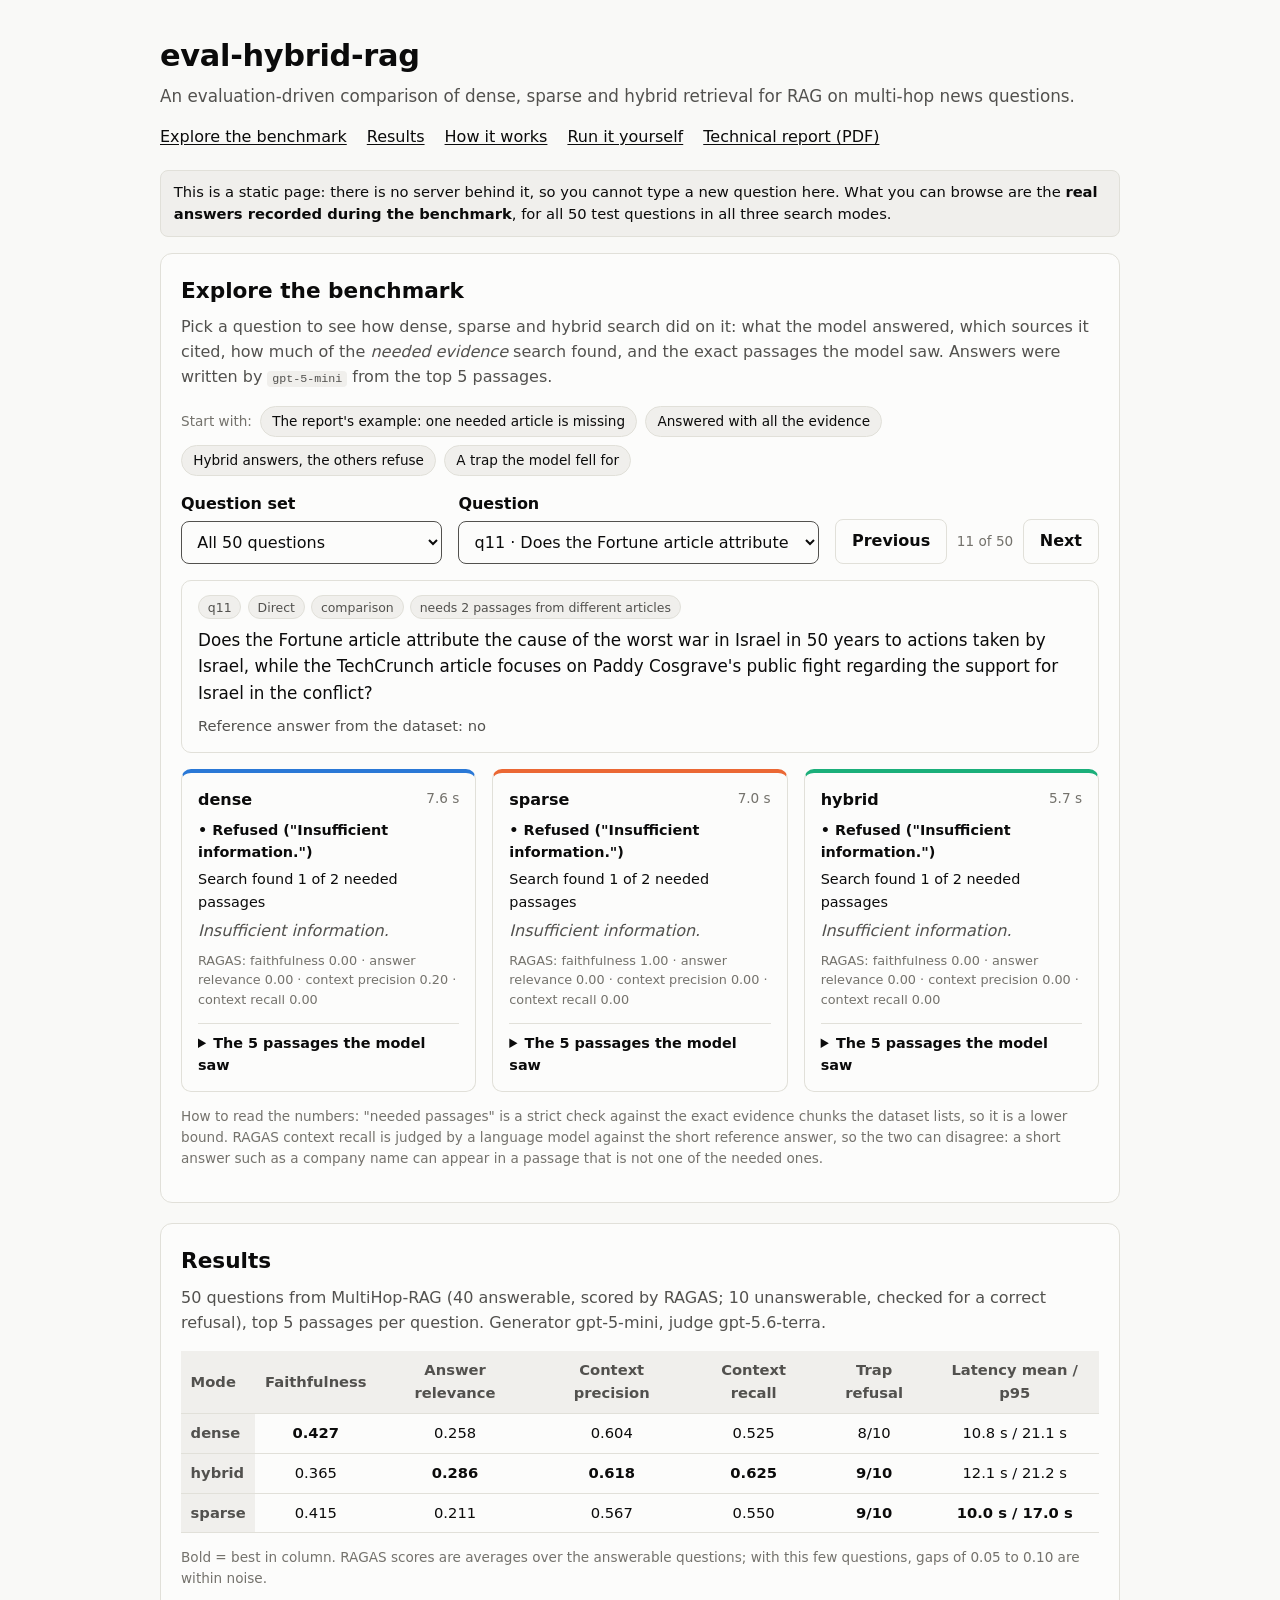
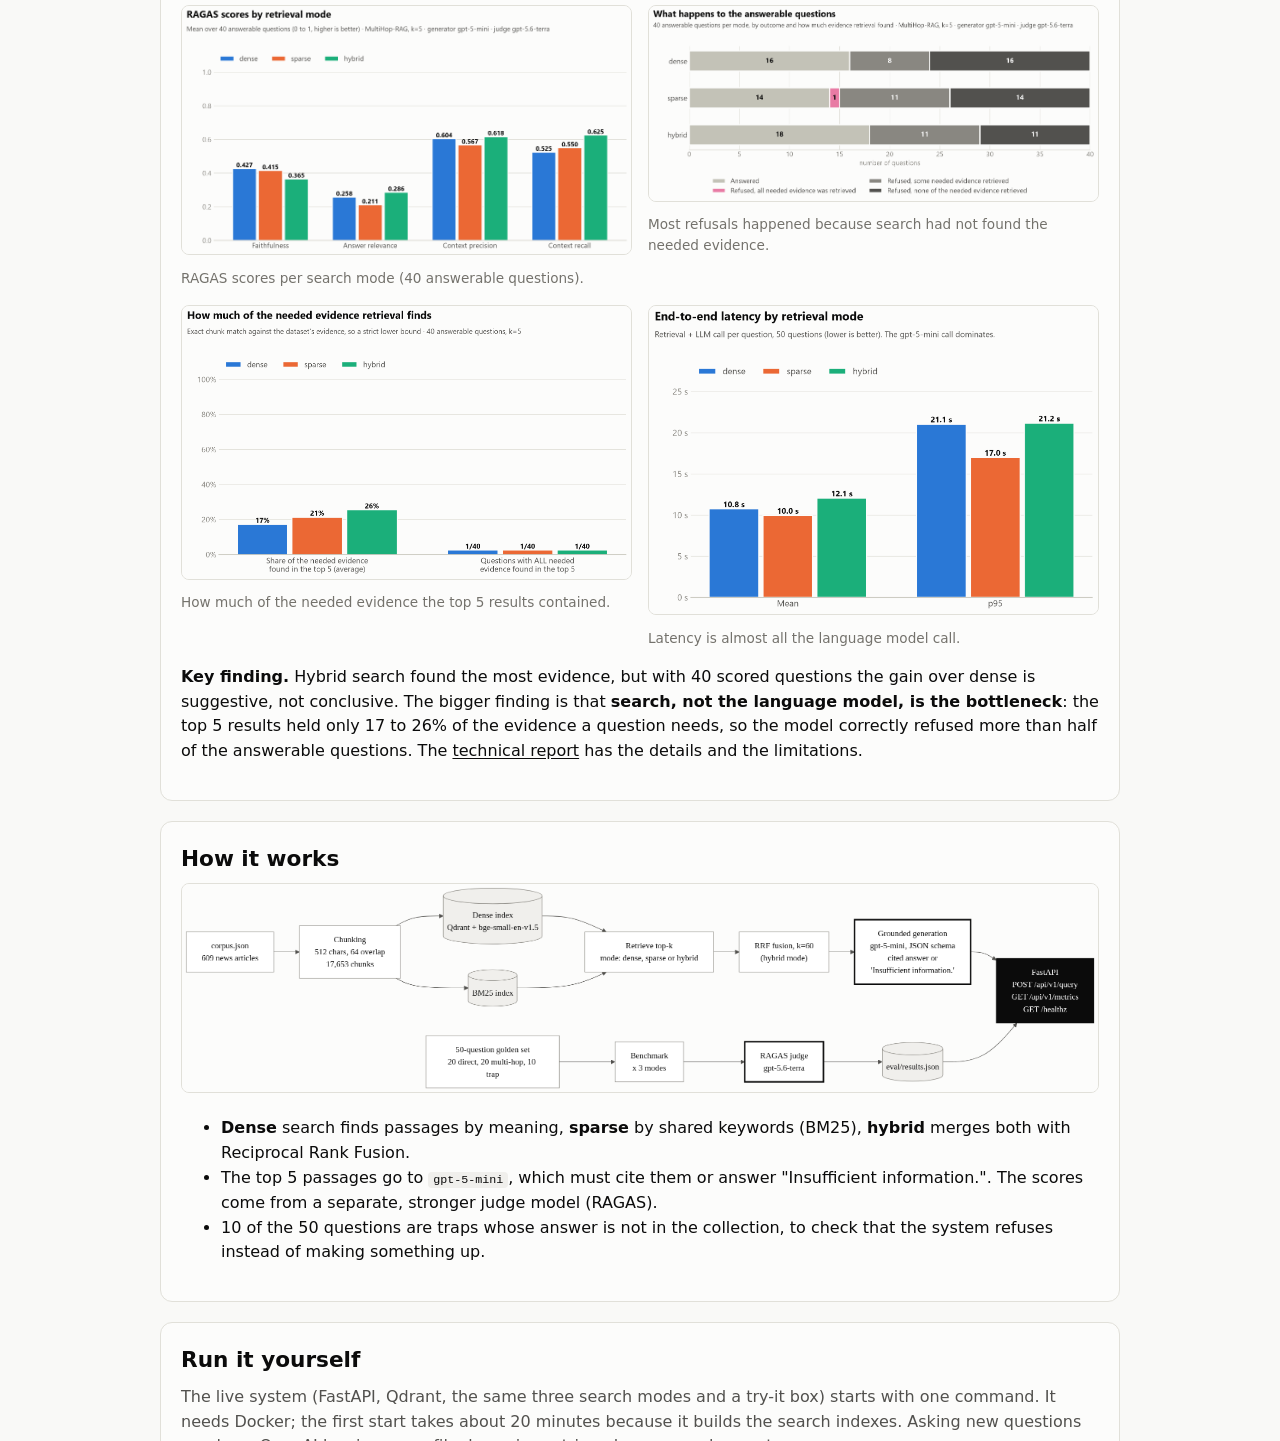
<file: site/index.html>
<!doctype html>
<html lang="en">
<head>
  <meta charset="utf-8">
  <meta name="viewport" content="width=device-width, initial-scale=1">
  <meta http-equiv="Content-Security-Policy" content="default-src 'self'; img-src 'self' data:; style-src 'self'; script-src 'self' https://static.cloudflareinsights.com; connect-src 'self'; base-uri 'none'; form-action 'none'">
  <title>eval-hybrid-rag</title>
  <meta name="description" content="Dense, sparse and hybrid retrieval for RAG, compared on multi-hop news questions. Browse the real recorded answers, the results and the technical report.">
  <link rel="icon" href="data:,">
  <link rel="stylesheet" href="site.css">
</head>
<body>
  <header class="page">
    <h1>eval-hybrid-rag</h1>
    <p class="tagline">An evaluation-driven comparison of dense, sparse and hybrid retrieval for RAG on multi-hop news questions.</p>
    <nav aria-label="Sections">
      <a href="#explore">Explore the benchmark</a>
      <a href="#results">Results</a>
      <a href="#how">How it works</a>
      <a href="#run">Run it yourself</a>
      <a href="report.pdf">Technical report (PDF)</a>
    </nav>
    <p class="notice">This is a static page: there is no server behind it, so you cannot type a new question here. What you can browse are the <strong>real answers recorded during the benchmark</strong>, for all 50 test questions in all three search modes.</p>
  </header>

  <main>
    <section id="explore" aria-labelledby="explore-h">
      <h2 id="explore-h">Explore the benchmark</h2>
      <p class="lead">Pick a question to see how dense, sparse and hybrid search did on it: what the model answered, which sources it cited, how much of the <em>needed evidence</em> search found, and the exact passages the model saw. Answers were written by <code id="generator">gpt-5-mini</code> from the top 5 passages.</p>

      <div class="examples" aria-label="Featured questions">
        <span class="muted small">Start with:</span>
        <button type="button" class="chip" data-featured="q11">The report's example: one needed article is missing</button>
        <button type="button" class="chip" data-featured="q01">Answered with all the evidence</button>
        <button type="button" class="chip" data-featured="q36">Hybrid answers, the others refuse</button>
        <button type="button" class="chip" data-featured="q47">A trap the model fell for</button>
      </div>

      <div class="controls">
        <div>
          <label for="set-filter">Question set</label>
          <select id="set-filter">
            <option value="all">All 50 questions</option>
            <option value="direct">Direct (20)</option>
            <option value="multihop">Multi-hop (20)</option>
            <option value="trap">Trap: no answer exists (10)</option>
          </select>
        </div>
        <div class="grow">
          <label for="question-select">Question</label>
          <select id="question-select"></select>
        </div>
        <div class="stepper">
          <button type="button" id="prev" class="ghost" aria-label="Previous question">Previous</button>
          <span id="position" class="muted small" aria-live="polite"></span>
          <button type="button" id="next" class="ghost" aria-label="Next question">Next</button>
        </div>
      </div>

      <div id="detail" aria-live="polite"><p class="muted">Loading the recorded answers...</p></div>
      <p class="small muted">How to read the numbers: "needed passages" is a strict check against the exact evidence chunks the dataset lists, so it is a lower bound. RAGAS context recall is judged by a language model against the short reference answer, so the two can disagree: a short answer such as a company name can appear in a passage that is not one of the needed ones.</p>
    </section>

    <section id="results" aria-labelledby="results-h">
      <h2 id="results-h">Results</h2>
      <p class="lead" id="results-lead">Loading the benchmark results...</p>
      <div class="table-wrap"><table id="results-table" aria-label="Benchmark results by search mode"></table></div>
      <p class="small muted" id="results-note"></p>
      <div class="figures">
        <figure>
          <img src="img/02_ragas_metrics.png" alt="Grouped bar chart of the four RAGAS scores for dense, sparse and hybrid search" loading="lazy">
          <figcaption>RAGAS scores per search mode (40 answerable questions).</figcaption>
        </figure>
        <figure>
          <img src="img/06_answerable_outcomes.png" alt="Stacked bars showing, for each mode, how many answerable questions were answered or refused, and how much of the needed evidence search found" loading="lazy">
          <figcaption>Most refusals happened because search had not found the needed evidence.</figcaption>
        </figure>
        <figure>
          <img src="img/05_evidence_retrieved.png" alt="Bar chart of the share of needed evidence found in the top 5 results for each mode" loading="lazy">
          <figcaption>How much of the needed evidence the top 5 results contained.</figcaption>
        </figure>
        <figure>
          <img src="img/04_latency.png" alt="Bar chart of mean and 95th percentile latency for each mode" loading="lazy">
          <figcaption>Latency is almost all the language model call.</figcaption>
        </figure>
      </div>
      <p><strong>Key finding.</strong> Hybrid search found the most evidence, but with 40 scored questions the gain over dense is suggestive, not conclusive. The bigger finding is that <strong>search, not the language model, is the bottleneck</strong>: the top 5 results held only 17 to 26% of the evidence a question needs, so the model correctly refused more than half of the answerable questions. The <a href="report.pdf">technical report</a> has the details and the limitations.</p>
    </section>

    <section id="how" aria-labelledby="how-h">
      <h2 id="how-h">How it works</h2>
      <figure>
        <img src="img/architecture.png" alt="Architecture diagram: articles are chunked into a dense Qdrant index and a BM25 index, retrieved and fused with RRF, then answered with citations by gpt-5-mini; a separate evaluation flow scores the results" loading="lazy">
      </figure>
      <ul>
        <li><strong>Dense</strong> search finds passages by meaning, <strong>sparse</strong> by shared keywords (BM25), <strong>hybrid</strong> merges both with Reciprocal Rank Fusion.</li>
        <li>The top 5 passages go to <code>gpt-5-mini</code>, which must cite them or answer "Insufficient information.". The scores come from a separate, stronger judge model (RAGAS).</li>
        <li>10 of the 50 questions are traps whose answer is not in the collection, to check that the system refuses instead of making something up.</li>
      </ul>
    </section>

    <section id="run" aria-labelledby="run-h">
      <h2 id="run-h">Run it yourself</h2>
      <p class="lead">The live system (FastAPI, Qdrant, the same three search modes and a try-it box) starts with one command. It needs Docker; the first start takes about 20 minutes because it builds the search indexes. Asking new questions needs an OpenAI key in a <code>.env</code> file; browsing retrieved passages does not.</p>
      <pre><code>docker compose up --build
# then open http://localhost:8000</code></pre>
      <p id="repo-link" class="small"></p>
    </section>
  </main>

  <footer class="page small muted">
    Data: <a href="https://github.com/yixuantt/MultiHop-RAG">MultiHop-RAG</a> (Tang and Yang, COLM 2024, ODC-BY). The answers on this page were recorded once, in a single benchmark run, and are shown as they were produced.
  </footer>

  <script src="site.js" defer></script>
</body>
</html>
</file>
<file: site/site.css>
:root {
  color-scheme: light;
  --surface: #fcfcfb;
  --plane: #f9f9f7;
  --ink: #0b0b0b;
  --ink-2: #52514e;
  --muted: #74726c;
  --line: #e1e0d9;
  --fill: #f0efec;
  --accent: #0b0b0b;
  --accent-ink: #ffffff;
  --dense: #2a78d6;
  --sparse: #eb6834;
  --hybrid: #1baf7a;
  --warn-bg: #fff6e0;
  --warn-line: #e0b84a;
  --err-bg: #fdecec;
  --err-line: #d03b3b;
  --focus: #2a78d6;
}

@media (prefers-color-scheme: dark) {
  :root {
    color-scheme: dark;
    --surface: #1a1a19;
    --plane: #0d0d0d;
    --ink: #ffffff;
    --ink-2: #c3c2b7;
    --muted: #a3a197;
    --line: #2c2c2a;
    --fill: #262624;
    --accent: #ffffff;
    --accent-ink: #0b0b0b;
    --dense: #3987e5;
    --sparse: #d95926;
    --hybrid: #199e70;
    --warn-bg: #2b2412;
    --warn-line: #8a6d1c;
    --err-bg: #2d1717;
    --err-line: #e66767;
    --focus: #6da7ec;
  }
}

* { box-sizing: border-box; }

body {
  margin: 0;
  background: var(--plane);
  color: var(--ink);
  font-family: system-ui, -apple-system, "Segoe UI", sans-serif;
  line-height: 1.55;
}

header.page, main, footer.page {
  max-width: 62rem;
  margin: 0 auto;
  padding: 0 1rem;
}

header.page { padding-top: 2rem; }
footer.page { padding-top: 1rem; padding-bottom: 3rem; }

h1 { margin: 0 0 0.25rem; font-size: 1.9rem; letter-spacing: -0.01em; }
h2 { margin: 0 0 0.5rem; font-size: 1.35rem; }
.tagline { margin: 0 0 1rem; color: var(--ink-2); font-size: 1.05rem; }
.lead { color: var(--ink-2); margin-top: 0; }
.small { font-size: 0.85rem; }
.muted { color: var(--muted); }

nav { display: flex; flex-wrap: wrap; gap: 0.5rem 1.25rem; margin-bottom: 1.25rem; }
a { color: var(--ink); text-underline-offset: 2px; }
a:hover { text-decoration-thickness: 2px; }

section {
  background: var(--surface);
  border: 1px solid var(--line);
  border-radius: 12px;
  padding: 1.25rem;
  margin-bottom: 1.25rem;
}

label { display: block; font-weight: 600; margin-bottom: 0.3rem; }
label.inline { display: inline-block; margin: 0 0.5rem 0 0; }

textarea, select {
  width: 100%;
  font: inherit;
  color: var(--ink);
  background: var(--surface);
  border: 1px solid var(--ink-2);
  border-radius: 8px;
  padding: 0.6rem 0.7rem;
}
select { width: auto; }
textarea { resize: vertical; }

:focus-visible { outline: 3px solid var(--focus); outline-offset: 2px; }

.row { display: flex; gap: 0.75rem; align-items: center; margin-top: 0.5rem; }
.row.wrap { flex-wrap: wrap; }
.row.between { justify-content: space-between; margin-top: 0.2rem; }
.actions { margin-top: 1rem; }

button {
  font: inherit;
  font-weight: 600;
  cursor: pointer;
  border-radius: 8px;
  border: 1px solid var(--accent);
  background: var(--accent);
  color: var(--accent-ink);
  padding: 0.55rem 1rem;
}
button.secondary { background: transparent; color: var(--ink); }
button.ghost { background: transparent; color: var(--ink); border-color: var(--line); }
button:disabled { opacity: 0.5; cursor: not-allowed; }
button.chip {
  font-weight: 500;
  font-size: 0.85rem;
  padding: 0.25rem 0.7rem;
  border-radius: 999px;
  background: var(--fill);
  color: var(--ink);
  border-color: var(--line);
}

.examples { margin-top: 0.9rem; display: flex; flex-wrap: wrap; gap: 0.5rem; align-items: center; }

.notice {
  margin: 1rem 0;
  padding: 0.6rem 0.8rem;
  border-radius: 8px;
  background: var(--fill);
  border: 1px solid var(--line);
  font-size: 0.92rem;
}
.notice.warn { background: var(--warn-bg); border-color: var(--warn-line); }
.notice.error { background: var(--err-bg); border-color: var(--err-line); }

#output { display: grid; gap: 1rem; }
#output.compare { grid-template-columns: repeat(auto-fit, minmax(min(17rem, 100%), 1fr)); }

.card {
  border: 1px solid var(--line);
  border-top: 4px solid var(--muted);
  border-radius: 10px;
  padding: 0.9rem 1rem;
  background: var(--surface);
}
.card[data-mode="dense"] { border-top-color: var(--dense); }
.card[data-mode="sparse"] { border-top-color: var(--sparse); }
.card[data-mode="hybrid"] { border-top-color: var(--hybrid); }
.card h3 { margin: 0 0 0.4rem; font-size: 1rem; display: flex; justify-content: space-between; gap: 1rem; }
.card .meta { font-weight: 400; color: var(--muted); font-size: 0.85rem; }
.card .answer { white-space: pre-wrap; overflow-wrap: anywhere; margin: 0.4rem 0; }
.card h4 { margin: 0.8rem 0 0.25rem; font-size: 0.85rem; color: var(--ink-2); text-transform: uppercase; letter-spacing: 0.04em; }
.card ul { margin: 0; padding-left: 1.1rem; }
.card li { margin: 0.25rem 0; overflow-wrap: anywhere; }
.card code { font-size: 0.8rem; background: var(--fill); padding: 0.05rem 0.3rem; border-radius: 4px; }

.passage { border-top: 1px solid var(--line); padding: 0.55rem 0; }
.passage:first-of-type { border-top: 0; }
.passage .src { font-weight: 600; font-size: 0.9rem; }
.passage p { margin: 0.25rem 0 0; font-size: 0.92rem; white-space: pre-wrap; overflow-wrap: anywhere; }

.table-wrap { overflow-x: auto; }
table { border-collapse: collapse; width: 100%; font-size: 0.92rem; }
th, td { padding: 0.5rem 0.6rem; border-bottom: 1px solid var(--line); text-align: center; }
th { background: var(--fill); color: var(--ink-2); font-weight: 600; }
th:first-child, td:first-child { text-align: left; font-weight: 600; }
td.best { font-weight: 700; }

.figures { display: grid; grid-template-columns: repeat(auto-fit, minmax(min(20rem, 100%), 1fr)); gap: 1rem; margin: 1rem 0; }
figure { margin: 0; }
figure img { width: 100%; height: auto; border: 1px solid var(--line); border-radius: 8px; background: #fcfcfb; }
figcaption { font-size: 0.85rem; color: var(--muted); margin-top: 0.3rem; }

@media (max-width: 34rem) {
  h1 { font-size: 1.5rem; }
  section { padding: 1rem; }
  button { width: 100%; }
  .row.wrap.actions { flex-direction: column; align-items: stretch; }
}

/* ---- benchmark explorer ---- */
.controls { display: flex; flex-wrap: wrap; gap: 0.75rem 1rem; align-items: flex-end; margin: 1rem 0; }
.controls .grow { flex: 1 1 18rem; min-width: 0; }
.controls select { width: 100%; }
.controls .stepper { display: flex; align-items: center; gap: 0.6rem; }

header.page .notice { margin-top: 0; }

.qbox { border: 1px solid var(--line); border-radius: 10px; padding: 0.9rem 1rem; background: var(--surface); margin-bottom: 1rem; }
.qbox .tags { display: flex; flex-wrap: wrap; gap: 0.4rem; margin-bottom: 0.5rem; }
.tag { font-size: 0.78rem; padding: 0.1rem 0.55rem; border-radius: 999px; background: var(--fill); border: 1px solid var(--line); color: var(--ink-2); }
.qbox .question { font-size: 1.05rem; margin: 0.25rem 0 0.6rem; overflow-wrap: anywhere; }
.qbox .reference { margin: 0; font-size: 0.92rem; color: var(--ink-2); }

.modes { display: grid; grid-template-columns: repeat(auto-fit, minmax(min(16.5rem, 100%), 1fr)); gap: 1rem; }
.status { font-weight: 700; font-size: 0.9rem; margin: 0.1rem 0 0.3rem; }
.status.good::before { content: "\2713  "; }
.status.bad::before { content: "\2717  "; }
.status.neutral::before { content: "\2022  "; }
.status.good { color: var(--hybrid); }
.status.bad { color: var(--err-line); }
.evidence { margin: 0.1rem 0 0.4rem; font-size: 0.9rem; }
.scores { margin: 0.3rem 0 0.5rem; font-size: 0.8rem; color: var(--muted); }
.refusal { font-style: italic; color: var(--ink-2); }

details { margin-top: 0.8rem; border-top: 1px solid var(--line); padding-top: 0.5rem; }
summary { cursor: pointer; font-weight: 600; font-size: 0.9rem; }
.passage.needed { background: var(--fill); border-left: 3px solid var(--hybrid); padding-left: 0.6rem; border-radius: 4px; }
.badge { font-size: 0.72rem; font-weight: 700; padding: 0.05rem 0.45rem; border-radius: 999px; border: 1px solid var(--hybrid); color: var(--hybrid); margin-left: 0.4rem; white-space: nowrap; }

pre { overflow-x: auto; background: var(--fill); border: 1px solid var(--line); border-radius: 8px; padding: 0.8rem 1rem; }
pre code { background: none; padding: 0; }
code { font-size: 0.9em; background: var(--fill); padding: 0.05rem 0.3rem; border-radius: 4px; }

@media (max-width: 34rem) {
  .controls .stepper { width: 100%; justify-content: space-between; }
  .controls .stepper button { width: auto; }
}

button.chip { white-space: normal; text-align: left; }
</file>
